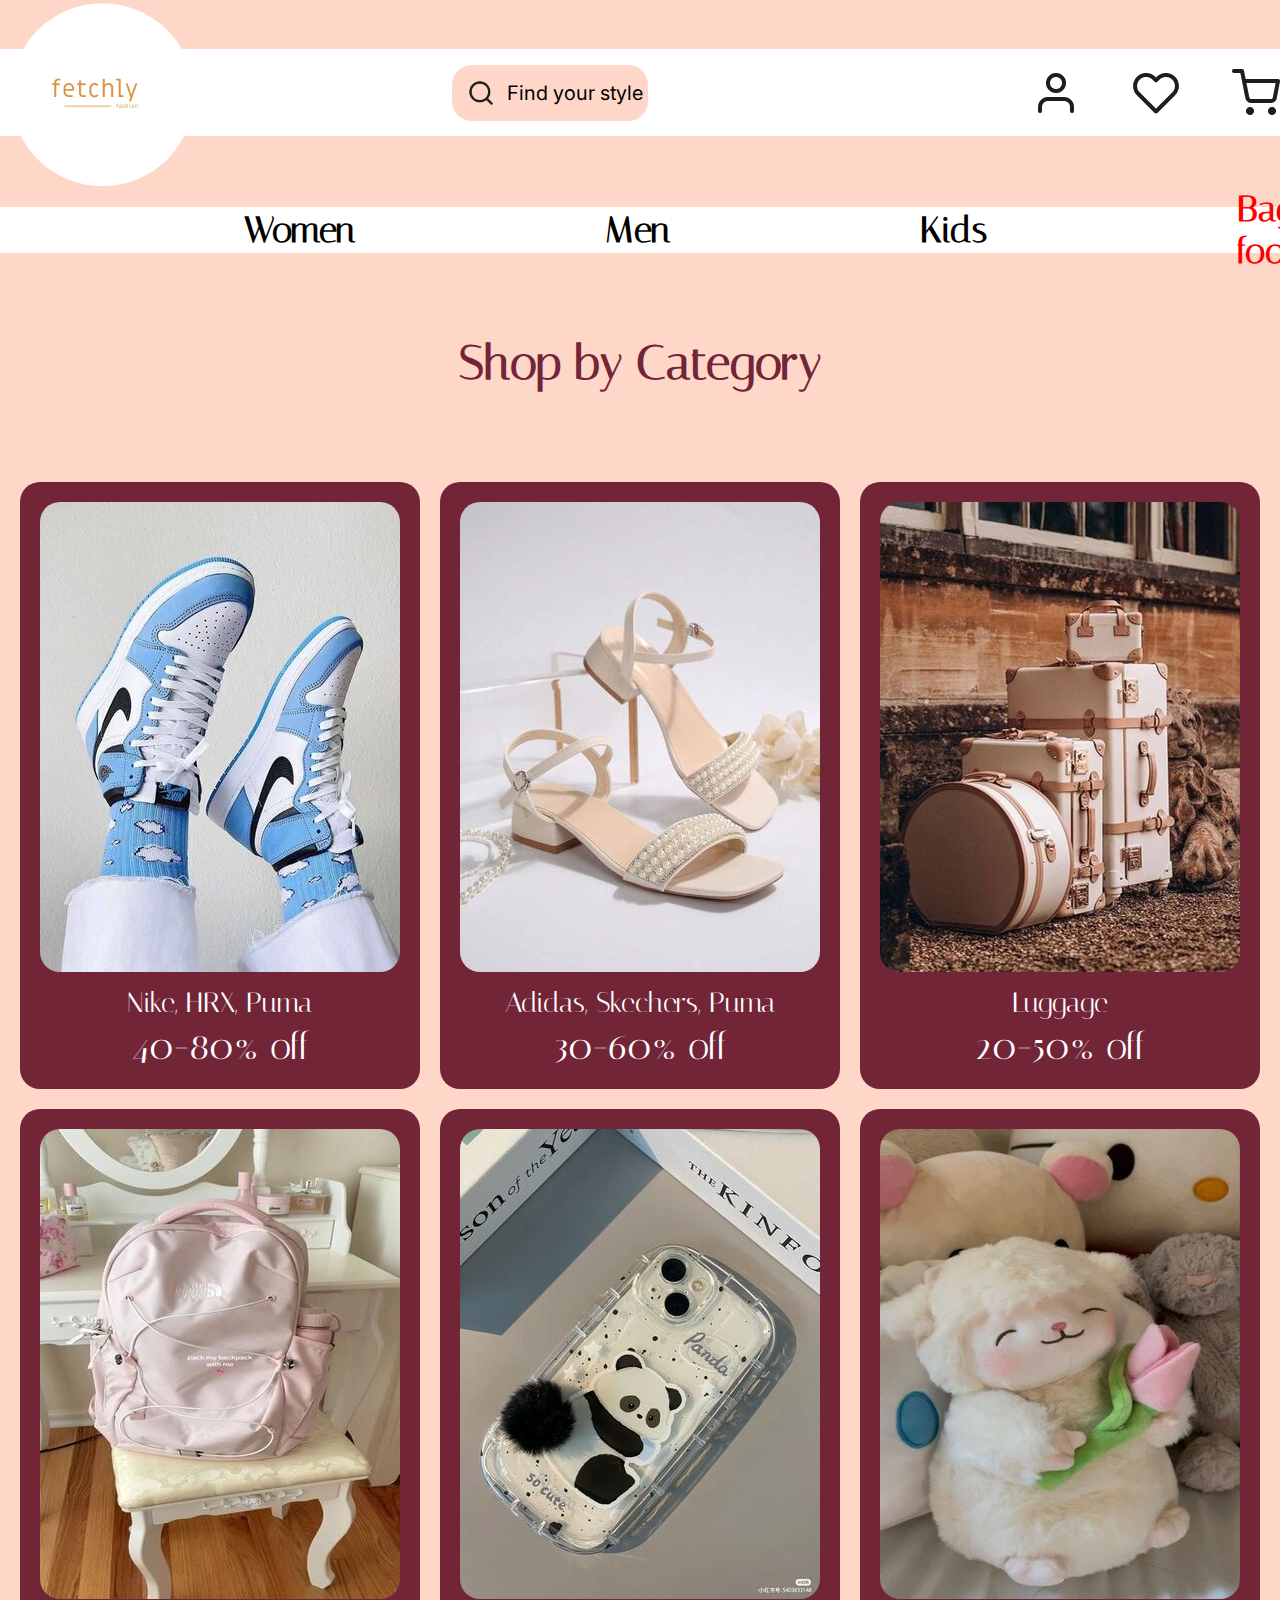
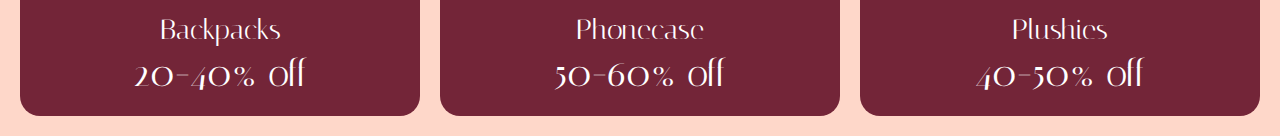
<file: BagsFootwear/index.html>
<!DOCTYPE html>
<html lang="en">
  <head>
    <meta charset="UTF-8" />
    <meta name="viewport" content="width=device-width, initial-scale=1.0" />
    <title>Bags and Footwear Section - fetchly</title>
    <link rel="stylesheet" href="style.css" />
    <link rel="stylesheet" href="style.css" />
    <link rel="preconnect" href="https://fonts.googleapis.com" />
    <link rel="preconnect" href="https://fonts.gstatic.com" crossorigin />
    <link
      href="https://fonts.googleapis.com/css2?family=Italiana&display=swap"
      rel="stylesheet"
    />
    <link rel="preconnect" href="https://fonts.googleapis.com" />
    <link rel="preconnect" href="https://fonts.gstatic.com" crossorigin />
    <link
      href="https://fonts.googleapis.com/css2?family=Inria+Serif:ital,wght@0,300;0,400;0,700;1,300;1,400;1,700&display=swap"
      rel="stylesheet"
    />
    <link rel="preconnect" href="https://fonts.googleapis.com" />
    <link rel="preconnect" href="https://fonts.gstatic.com" crossorigin />
    <link
      href="https://fonts.googleapis.com/css2?family=Inter:ital,opsz,wght@0,14..32,100..900;1,14..32,100..900&display=swap"
      rel="stylesheet"
    />
  </head>
  <body>
    <div class="header">
      <div class="cirLogo">
        <img src="images/Logo.png" alt="" class="imageL" />
      </div>
      <div class="searchBar">
        <img src="images/Search.png" alt="" />
        <input type="text" class="searchButton" placeholder="Find your style" />
      </div>
      <div class="icons">
        <img src="images/User.png" alt="" class="User" />
        <img src="images/Heart.png" alt="" class="Heart" />
        <img src="images/Shopping cart.png" alt="" class="Shopping" />
      </div>
    </div>
    <div class="subHeader">
      <ul>
        <a href="../HomePage/index.html"><li>Home</li></a>
        <a href="../WomenSection/index.html"><li>Women</li></a>
        <a href="../MenSection/index.html"><li>Men</li></a>
        <a href="../KidsSection/index.html"><li>Kids</li></a>
        <a href="../BagsFootwear/index.html"><li id="BFTab">Bags & footwear</li></a>
      </ul>
    </div>
    <h1>Shop by Category</h1>
    <div class="card-container">
      <div class="product-card">
        <img src="images/shoes.jpg" alt="Shoes Section" />
        <h3>Nike, HRX, Puma</h3>
        <h2>40-80% off</h2>
      </div>
      <div class="product-card">
        <img src="images/sandals (1).jpg" alt="Sandal Section" />
        <h3>Adidas, Skechers, Puma</h3>
        <h2>30-60% off</h2>
      </div>
      <div class="product-card">
        <img src="images/luggage (1).jpg" alt=" Luggage Section" />
        <h3>Luggage</h3>
        <h2>20-50% off</h2>
      </div>
      <div class="product-card">
        <img src="images/backpack (1).jpg" alt="Backpack Section" />
        <h3>Backpacks</h3>
        <h2>20-40% off</h2>
      </div>
      <div class="product-card">
        <img src="images/phone case (1).jpg" alt="Phonecase Section" />
        <h3>Phonecase</h3>
        <h2>50-60% off</h2>
      </div>
      <div class="product-card">
        <img src="images/plushies (1).jpg" alt="Plushies Section" />
        <h3>Plushies</h3>
        <h2>40-50% off</h2>
      </div>
    </div>
  </body>
</html>
</file>
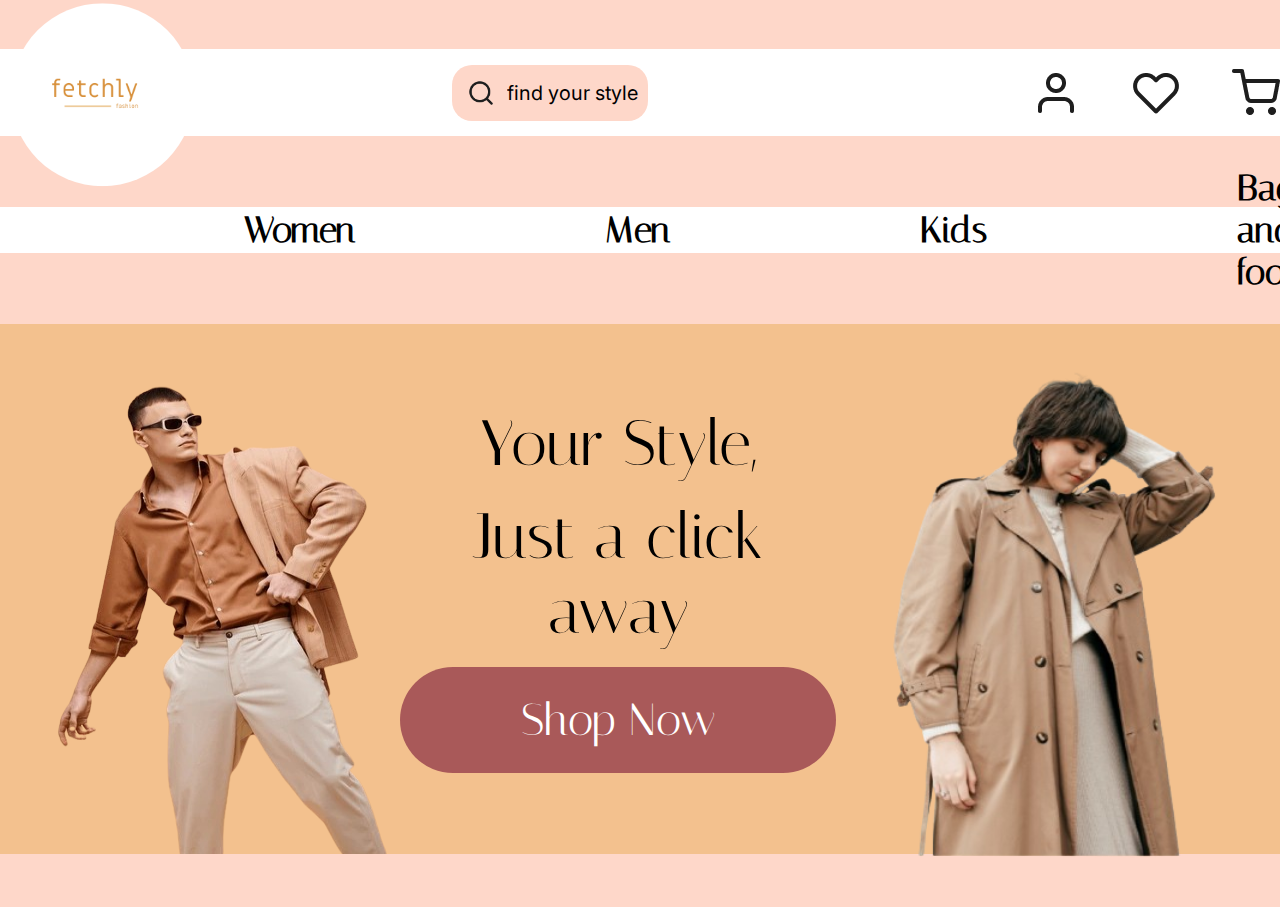
<file: Home/index.html>
<!DOCTYPE html>
<html lang="en">
<head>
    <meta charset="UTF-8">
    <meta name="viewport" content="width=device-width, initial-scale=1.0">
    <title>Home Page - fetchly</title>
    <link rel="stylesheet" href="style.css">
    <link rel="stylesheet" href="style.css" />
    <link rel="preconnect" href="https://fonts.googleapis.com" />
    <link rel="preconnect" href="https://fonts.gstatic.com" crossorigin />
    <link
      href="https://fonts.googleapis.com/css2?family=Italiana&display=swap"
      rel="stylesheet"
    />
    <link rel="preconnect" href="https://fonts.googleapis.com" />
    <link rel="preconnect" href="https://fonts.gstatic.com" crossorigin />
    <link
      href="https://fonts.googleapis.com/css2?family=Inria+Serif:ital,wght@0,300;0,400;0,700;1,300;1,400;1,700&display=swap"
      rel="stylesheet"
    />
    <link rel="preconnect" href="https://fonts.googleapis.com" />
    <link rel="preconnect" href="https://fonts.gstatic.com" crossorigin />
    <link
      href="https://fonts.googleapis.com/css2?family=Inter:ital,opsz,wght@0,14..32,100..900;1,14..32,100..900&display=swap"
      rel="stylesheet"
    />
</head>
<body>
    <div class="header">
        <div class="cirLogo">
            <img src="images/Logo.png" alt="" class="imageL">
        </div>
        <div class="searchBar">
            <img src="images/Search.png" alt="">
            <input type="text" class="searchButton" placeholder="find your style">
        </div>
        <div class="icons">
            <img src="images/User.png" alt="" class="User">
            <img src="images/Heart.png" alt="" class="Heart">
            <img src="images/Shopping cart.png" alt="" class="Shopping">
        </div>
    </div>
    <div class="subHeader">
        <ul>
            <li>Home</li>
            <li>Women</li>
            <li>Men</li>
            <li>Kids</li>
            <li>Bags and footwear</li>
        </ul>
    </div>
    <div class="Main">
        <img src="images/Male.png" alt="">
        <div class="sloganContainer">
            <p><div class="slogan1">Your Style,</div><br><div class="slogan2">Just a click away</div>  <br><button class="ShopNow">Shop Now</button></p>
        </div>
        
        <img src="images/female.png" alt="" class="female">
    </div>
</body>
</html>
</file>
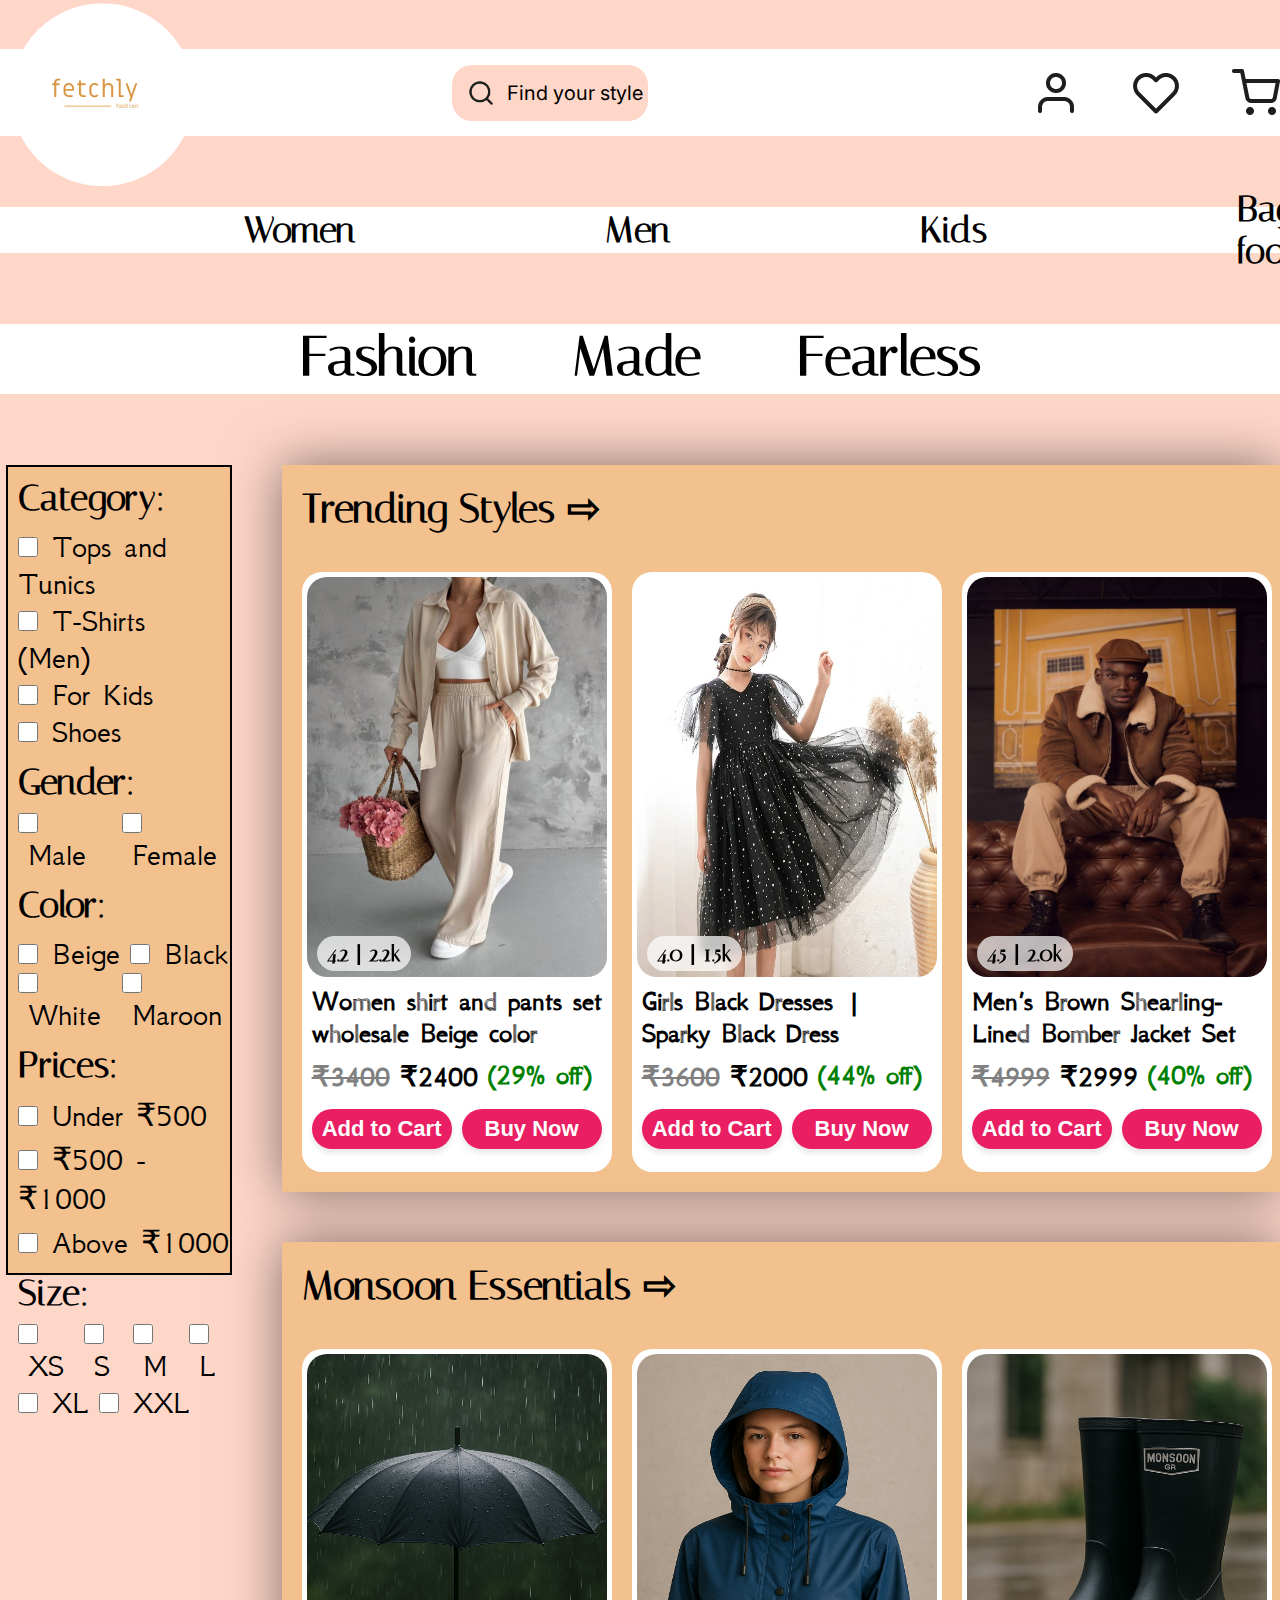
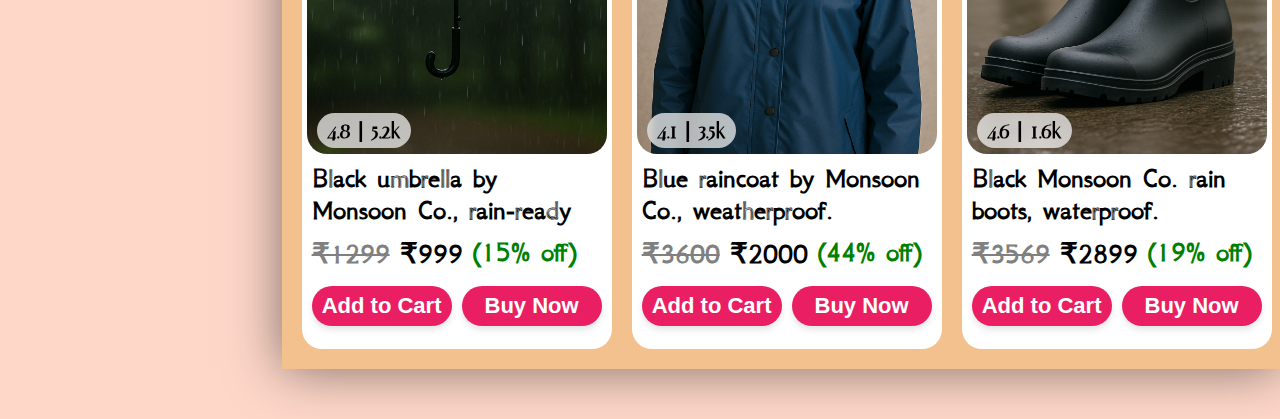
<file: HomePage/index.html>
<!DOCTYPE html>
<html lang="en">
  <head>
    <meta charset="UTF-8" />
    <meta name="viewport" content="width=device-width, initial-scale=1.0" />
    <title>Home Page - fetchly</title>
    <link rel="stylesheet" href="style.css" />
    <link rel="stylesheet" href="style.css" />
    <link rel="preconnect" href="https://fonts.googleapis.com" />
    <link rel="preconnect" href="https://fonts.gstatic.com" crossorigin />
    <link
      href="https://fonts.googleapis.com/css2?family=Italiana&display=swap"
      rel="stylesheet"
    />
    <link rel="preconnect" href="https://fonts.googleapis.com" />
    <link rel="preconnect" href="https://fonts.gstatic.com" crossorigin />
    <link
      href="https://fonts.googleapis.com/css2?family=Inria+Serif:ital,wght@0,300;0,400;0,700;1,300;1,400;1,700&display=swap"
      rel="stylesheet"
    />
    <link rel="preconnect" href="https://fonts.googleapis.com" />
    <link rel="preconnect" href="https://fonts.gstatic.com" crossorigin />
    <link
      href="https://fonts.googleapis.com/css2?family=Inter:ital,opsz,wght@0,14..32,100..900;1,14..32,100..900&display=swap"
      rel="stylesheet"
    />
    <link rel="preconnect" href="https://fonts.googleapis.com" />
    <link rel="preconnect" href="https://fonts.gstatic.com" crossorigin />
    <link
      href="https://fonts.googleapis.com/css2?family=GFS+Neohellenic:ital,wght@0,400;0,700;1,400;1,700&display=swap"
      rel="stylesheet"
    />
    <link rel="preconnect" href="https://fonts.googleapis.com" />
    <link rel="preconnect" href="https://fonts.gstatic.com" crossorigin />
    <link rel="preconnect" href="https://fonts.googleapis.com" />
    <link rel="preconnect" href="https://fonts.gstatic.com" crossorigin />
    <link
      href="https://fonts.googleapis.com/css2?family=Baskervville:ital,wght@0,400..700;1,400..700&display=swap"
      rel="stylesheet"
    />
  </head>
  <body>
    <div class="header">
      <div class="cirLogo">
        <img src="images/Logo.png" alt="" class="imageL" />
      </div>
      <div class="searchBar">
        <img src="images/Search.png" alt="" />
        <input type="text" class="searchButton" placeholder="Find your style" />
      </div>
      <div class="icons">
        <img src="images/User.png" alt="" class="User" />
        <img src="images/Heart.png" alt="" class="Heart" />
        <img src="images/Shopping cart.png" alt="" class="Shopping" />
      </div>
    </div>
    <div class="subHeader">
      <ul>
        <a href="../WomenSection/index.html"><li id="HomeTab">Home</li></a>
        <a href="../WomenSection/index.html"><li id="WomenTab">Women</li></a>
        <a href="../MenSection/index.html"><li>Men</li></a>
        <a href="../KidsSection/index.html"><li>Kids</li></a>
        <a href="../BagsFootwear/index.html"><li>Bags & footwear</li></a>
      </ul>
    </div>
    <div class="sloganF">Fashion Made Fearless</div>
    <div class="Page">
      <div class="category">
        <div class="CHead">Category:</div>
        <div class="TypeCat">
          <div class="TopsTunics">
            <input type="checkbox" class="Cat1" />
            <label for="Cat1" class="Tops">Tops and Tunics</label>
          </div>
          <div class="MTShirts">
            <input type="checkbox" class="Cat1" />
            <label for="Cat1" class="Tops">T-Shirts (Men)</label>
          </div>
          <div class="KidsSec">
            <input type="checkbox" class="Cat1" />
            <label for="Cat1" class="Tops">For Kids</label>
          </div>
          <div class="Shoes">
            <input type="checkbox" class="Cat1" />
            <label for="Cat1" class="Tops">Shoes</label>
          </div>
        </div>

        <div class="gender">Gender:</div>
        <div class="Gender">
          <div class="Gender1">
            <input type="checkbox" class="Cat1" />
            <label for="Cat1" class="Tops">Male</label>
          </div>
          <div class="Gender2">
            <input type="checkbox" class="Cat1" />
            <label for="Cat1" class="Tops">Female</label>
          </div>
        </div>
        <div class="colorH">Color:</div>
        <div class="color">
          <div class="colorSector1">
            <div class="color1">
              <input type="checkbox" class="Cat1" />
              <label for="Cat1" class="Tops">Beige</label>
            </div>
            <div class="color2">
              <input type="checkbox" class="Cat1" />
              <label for="Cat1" class="Tops">Black</label>
            </div>
          </div>
          <div class="colorSector2">
            <div class="color3">
              <input type="checkbox" class="Cat1" />
              <label for="Cat1" class="Tops">White</label>
            </div>
            <div class="color4">
              <input type="checkbox" class="Cat1" />
              <label for="Cat1" class="Tops">Maroon</label>
            </div>
          </div>
        </div>
        <div class="price">Prices:</div>
        <div class="Prices">
          <div class="R1">
            <input type="checkbox" class="Cat1" />
            <label for="Cat1" class="Tops">Under ₹500</label>
          </div>
          <div class="R1">
            <input type="checkbox" class="Cat1" />
            <label for="Cat1" class="Tops">₹500 - ₹1000</label>
          </div>
          <div class="R1">
            <input type="checkbox" class="Cat1" />
            <label for="Cat1" class="Tops">Above ₹1000</label>
          </div>
        </div>
        <div class="SizeH">Size:</div>
        <div class="Size">
          <div class="SizeSector1">
            <div class="Size1">
              <input type="checkbox" class="Cat1" />
              <label for="Cat1" class="Tops">XS</label>
            </div>
            <div class="Size1">
              <input type="checkbox" class="Cat1" />
              <label for="Cat1" class="Tops">S</label>
            </div>
            <div class="Size1">
              <input type="checkbox" class="Cat1" />
              <label for="Cat1" class="Tops">M</label>
            </div>
            <div class="Size1">
              <input type="checkbox" class="Cat1" />
              <label for="Cat1" class="Tops">L</label>
            </div>
          </div>
          <div class="SizeSector2">
            <div class="Size1">
              <input type="checkbox" class="Cat1" />
              <label for="Cat1" class="Tops">XL</label>
            </div>
            <div class="Size1">
              <input type="checkbox" class="Cat1" />
              <label for="Cat1" class="Tops">XXL</label>
            </div>
          </div>
        </div>
      </div>
      <div class="featuredPdts">
        <div class="wrapper1">
          <div class="Featured">Trending Styles &#x21e8;</div>
          <div class="products">
            <div class="productCard">
              <div class="imageSector">
                <img src="images/Product1.jpg" alt="" class="pdt1" />
                <div class="Rating">4.2 | 2.2k</div>
              </div>

              <p class="content">
                Women shirt and pants set wholesale Beige color
              </p>
              <div class="pricesSector">
                <span class="originalP">₹3400</span
                ><span class="NewP">₹2400</span
                ><span class="discount">(29% off)</span>
              </div>
              <div class="buttonsSector">
                <button class="ATC">Add to Cart</button>
                <button class="BN">Buy Now</button>
              </div>
            </div>
            <div class="productCard">
              <div class="imageSector">
                <img src="images/Product2.png" alt="" class="pdt1" />
                <div class="Rating">4.0 | 1.5k</div>
              </div>
              <p class="content">Girls Black Dresses  | Sparky Black Dress</p>
              <div class="pricesSector">
                <span class="originalP">₹3600</span
                ><span class="NewP">₹2000</span
                ><span class="discount">(44% off)</span>
              </div>
              <div class="buttonsSector">
                <button class="ATC">Add to Cart</button>
                <button class="BN">Buy Now</button>
              </div>
            </div>
            <div class="productCard">
              <div class="imageSector">
                <img src="images/Product3.jpg" alt="" class="pdt1" />
                <div class="Rating">4.5 | 2.0k</div>
              </div>
              <p class="content">
                Men’s Brown Shearling- Lined Bomber Jacket Set
              </p>
              <div class="pricesSector">
                <span class="originalP">₹4999</span
                ><span class="NewP">₹2999</span
                ><span class="discount">(40% off)</span>
              </div>
              <div class="buttonsSector">
                <button class="ATC">Add to Cart</button>
                <button class="BN">Buy Now</button>
              </div>
            </div>
            <div class="productCard">
              <div class="imageSector">
                <img src="images/Product4.png" alt="" class="pdt1" />
                <div class="Rating">4.8 | 4.5k</div>
              </div>
              <p class="content">
                Men’s Brown Leather Casual Shoes| Beige Color
              </p>
              <div class="pricesSector">
                <span class="originalP">₹2500</span
                ><span class="NewP">₹1500</span
                ><span class="discount">(40% off)</span>
              </div>
              <div class="buttonsSector">
                <button class="ATC">Add to Cart</button>
                <button class="BN">Buy Now</button>
              </div>
            </div>
            <div class="productCard">
              <div class="imageSector">
                <img src="images/Product5.jpg" alt="" class="pdt1" />
                <div class="Rating">4.1 | 2.6k</div>
              </div>
              <p class="content">Girls Mermaid Dresses | Sparky Black Dress</p>
              <div class="pricesSector">
                <span class="originalP">₹5520</span
                ><span class="NewP">₹3850</span
                ><span class="discount">(30% off)</span>
              </div>
              <div class="buttonsSector">
                <button class="ATC">Add to Cart</button>
                <button class="BN">Buy Now</button>
              </div>
            </div>
            <div class="productCard">
              <div class="imageSector">
                <img src="images/Product6.jpg" alt="" class="pdt1" />
                <div class="Rating">4.4 | 3.0k</div>
              </div>
              <p class="content">
                Men’s Brown Shearling - Lined Bomber Jacket Set
              </p>
              <div class="pricesSector">
                <span class="originalP">₹6899</span
                ><span class="NewP">₹5399</span
                ><span class="discount">(28% off)</span>
              </div>
              <div class="buttonsSector">
                <button class="ATC">Add to Cart</button>
                <button class="BN">Buy Now</button>
              </div>
            </div>
            <div class="productCard">
              <div class="imageSector">
                <img src="images/Product7.jpg" alt="" class="pdt1" />
                <div class="Rating">4.3 | 2.9k</div>
              </div>
              <p class="content">Men’s dark Blue non pocket blazer</p>
              <div class="pricesSector">
                <span class="originalP">₹5899</span
                ><span class="NewP">₹4999</span
                ><span class="discount">(15% off)</span>
              </div>
              <div class="buttonsSector">
                <button class="ATC">Add to Cart</button>
                <button class="BN">Buy Now</button>
              </div>
            </div>
            <div class="productCard">
              <div class="imageSector">
                <img src="images/Product8.jpg" alt="" class="pdt1" />
                <div class="Rating">4.0 | 3.8k</div>
              </div>
              <p class="content">
                100% black merino wool turtleneck sweater - Men
              </p>
              <div class="pricesSector">
                <span class="originalP">₹3499</span
                ><span class="NewP">₹2599</span
                ><span class="discount">(26% off)</span>
              </div>
              <div class="buttonsSector">
                <button class="ATC">Add to Cart</button>
                <button class="BN">Buy Now</button>
              </div>
            </div>
          </div>
        </div>

        <div class="monsoon">
          <div class="wrapper2">
<div class="Featured">Monsoon Essentials &#x21e8;</div>
          <div class="products">
            <div class="productCard">
              <div class="imageSector">
                <img src="images/UMB.png" alt="" class="pdt1" />
                <div class="Rating">4.8 | 5.2k</div>
              </div>

              <p class="content">Black umbrella by Monsoon Co., rain-ready</p>
              <div class="pricesSector">
                <span class="originalP">₹1299</span
                ><span class="NewP">₹999</span
                ><span class="discount">(15% off)</span>
              </div>
              <div class="buttonsSector">
                <button class="ATC">Add to Cart</button>
                <button class="BN">Buy Now</button>
              </div>
            </div>
            <div class="productCard">
              <div class="imageSector">
                <img src="images/Raincoat.png" alt="" class="pdt1" />
                <div class="Rating">4.1 | 3.5k</div>
              </div>
              <p class="content">Blue raincoat by Monsoon Co., weatherproof.</p>
              <div class="pricesSector">
                <span class="originalP">₹3600</span
                ><span class="NewP">₹2000</span
                ><span class="discount">(44% off)</span>
              </div>
              <div class="buttonsSector">
                <button class="ATC">Add to Cart</button>
                <button class="BN">Buy Now</button>
              </div>
            </div>
            <div class="productCard">
              <div class="imageSector">
                <img src="images/Boots.png" alt="" class="pdt1" />
                <div class="Rating">4.6 | 1.6k</div>
              </div>
              <p class="content">Black Monsoon Co. rain boots, waterproof.</p>
              <div class="pricesSector">
                <span class="originalP">₹3569</span
                ><span class="NewP">₹2899</span
                ><span class="discount">(19% off)</span>
              </div>
              <div class="buttonsSector">
                <button class="ATC">Add to Cart</button>
                <button class="BN">Buy Now</button>
              </div>
            </div>
            <div class="productCard">
              <div class="imageSector">
                <img src="images/Bag.png" alt="" class="pdt1" />
                <div class="Rating">4.2 | 1.5k</div>
              </div>
              <p class="content">Drynik waterproof backpack, monsoon-ready.</p>
              <div class="pricesSector">
                <span class="originalP">₹7899</span
                ><span class="NewP">₹4599</span
                ><span class="discount">(42% off)</span>
              </div>
              <div class="buttonsSector">
                <button class="ATC">Add to Cart</button>
                <button class="BN">Buy Now</button>
              </div>
            </div>
            <div class="productCard">
              <div class="imageSector">
                <img src="images/Towels.png" alt="" class="pdt1" />
                <div class="Rating">4.4 | 5.6k</div>
              </div>
              <p class="content">
                AquaWeave quick-dry towels, ultra-absorbent.
              </p>
              <div class="pricesSector">
                <span class="originalP">₹1499</span
                ><span class="NewP">₹999</span
                ><span class="discount">(33% off)</span>
              </div>
              <div class="buttonsSector">
                <button class="ATC">Add to Cart</button>
                <button class="BN">Buy Now</button>
              </div>
            </div>
            <div class="productCard">
              <div class="imageSector">
                <img src="images/Cover.png" alt="" class="pdt1" />
                <div class="Rating">3.9 | 1.3k</div>
              </div>
              <p class="content">
                HydroGuard waterproof pouch protects your phone
              </p>
              <div class="pricesSector">
                <span class="originalP">₹1199</span
                ><span class="NewP">₹699</span
                ><span class="discount">(42% off)</span>
              </div>
              <div class="buttonsSector">
                <button class="ATC">Add to Cart</button>
                <button class="BN">Buy Now</button>
              </div>
            </div>
            <div class="productCard">
              <div class="imageSector">
                <img src="images/LapCover.png" alt="" class="pdt1" />
                <div class="Rating">4.0 | 1.9k</div>
              </div>
              <p class="content">HydroGuard waterproof laptop case, sleek</p>
              <div class="pricesSector">
                <span class="originalP">₹5899</span
                ><span class="NewP">₹4999</span
                ><span class="discount">(15% off)</span>
              </div>
              <div class="buttonsSector">
                <button class="ATC">Add to Cart</button>
                <button class="BN">Buy Now</button>
              </div>
            </div>
            <div class="productCard">
              <div class="imageSector">
                <img src="images/FM.png" alt="" class="pdt1" />
                <div class="Rating">3.8 | 0.9k</div>
              </div>
              <p class="content">
                SafeStep anti-skid mats for safe slip-free flooring
              </p>
              <div class="pricesSector">
                <span class="originalP">₹1099</span
                ><span class="NewP">₹599</span
                ><span class="discount">(45% off)</span>
              </div>
              <div class="buttonsSector">
                <button class="ATC">Add to Cart</button>
                <button class="BN">Buy Now</button>
              </div>
            </div>
          </div>
          </div>
          
        </div>
      </div>
    </div>
    <script src="script.js"></script>
  </body>
</html>
</file>
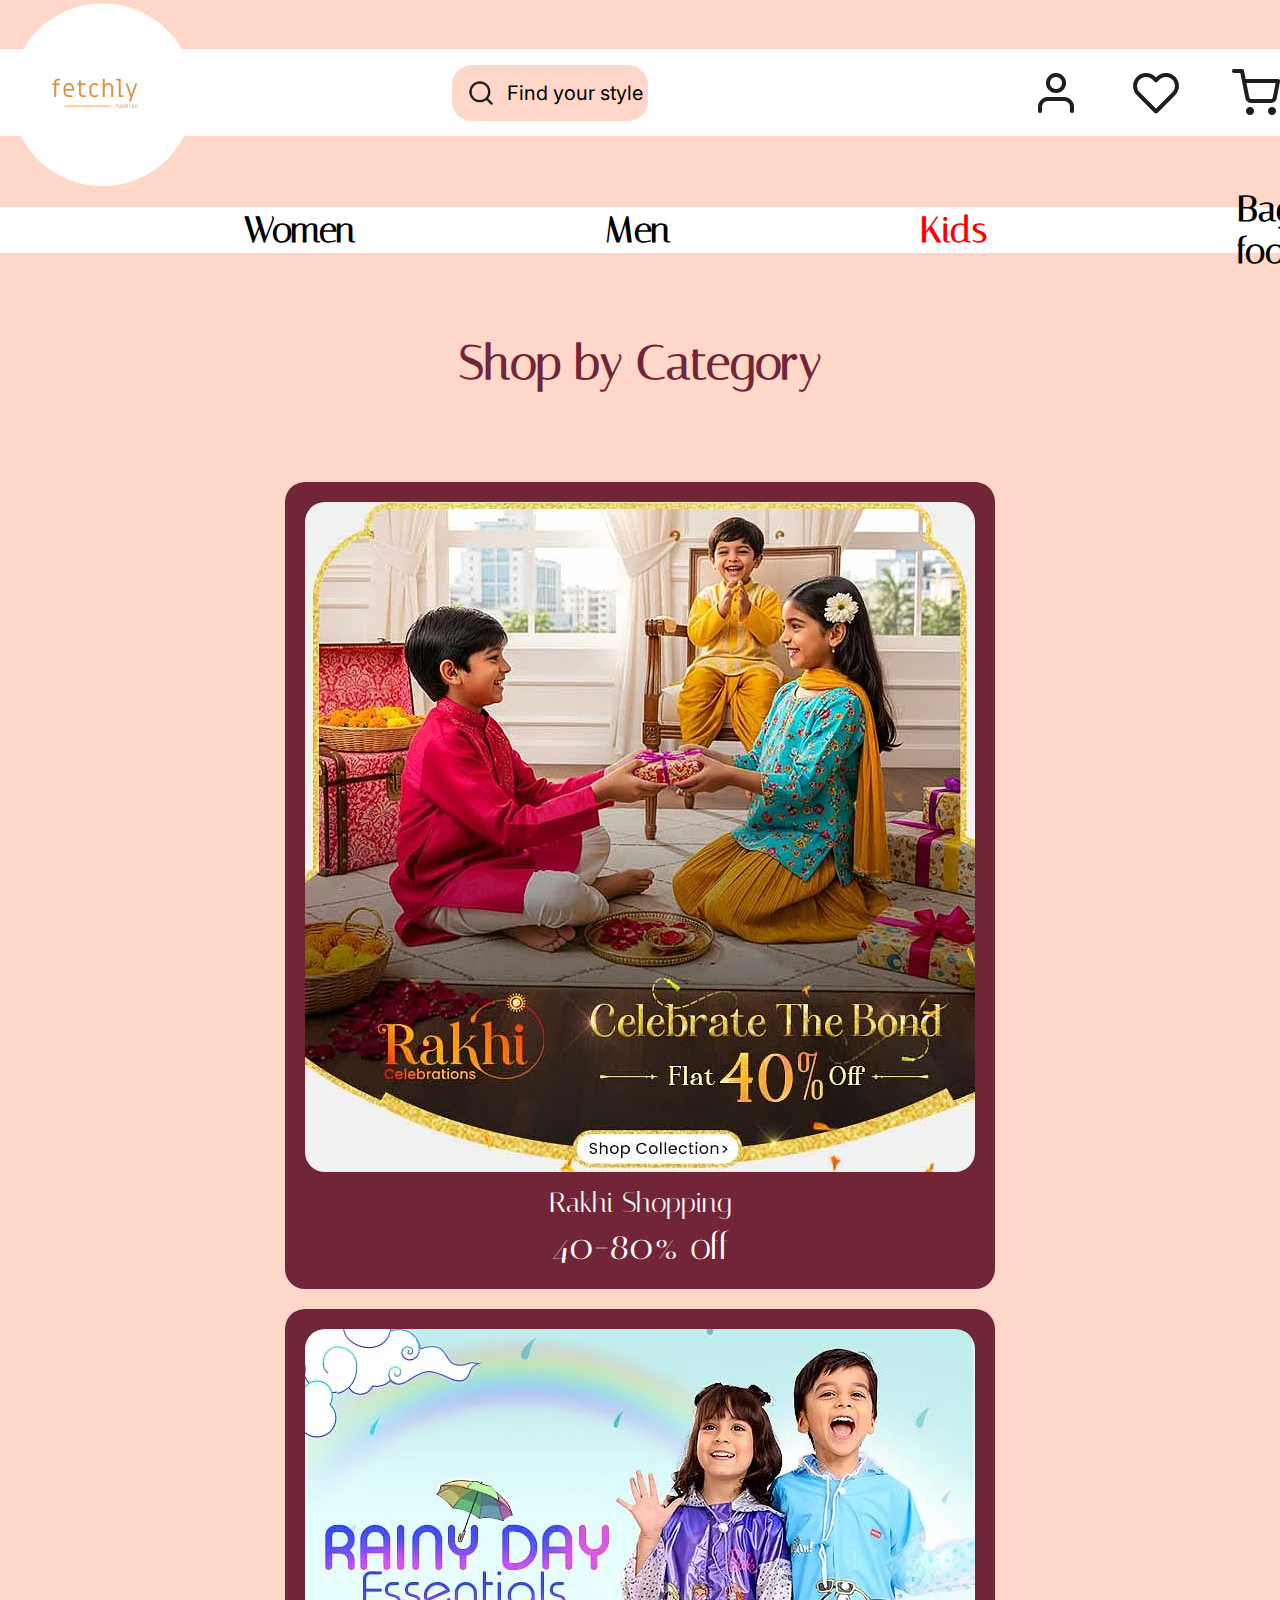
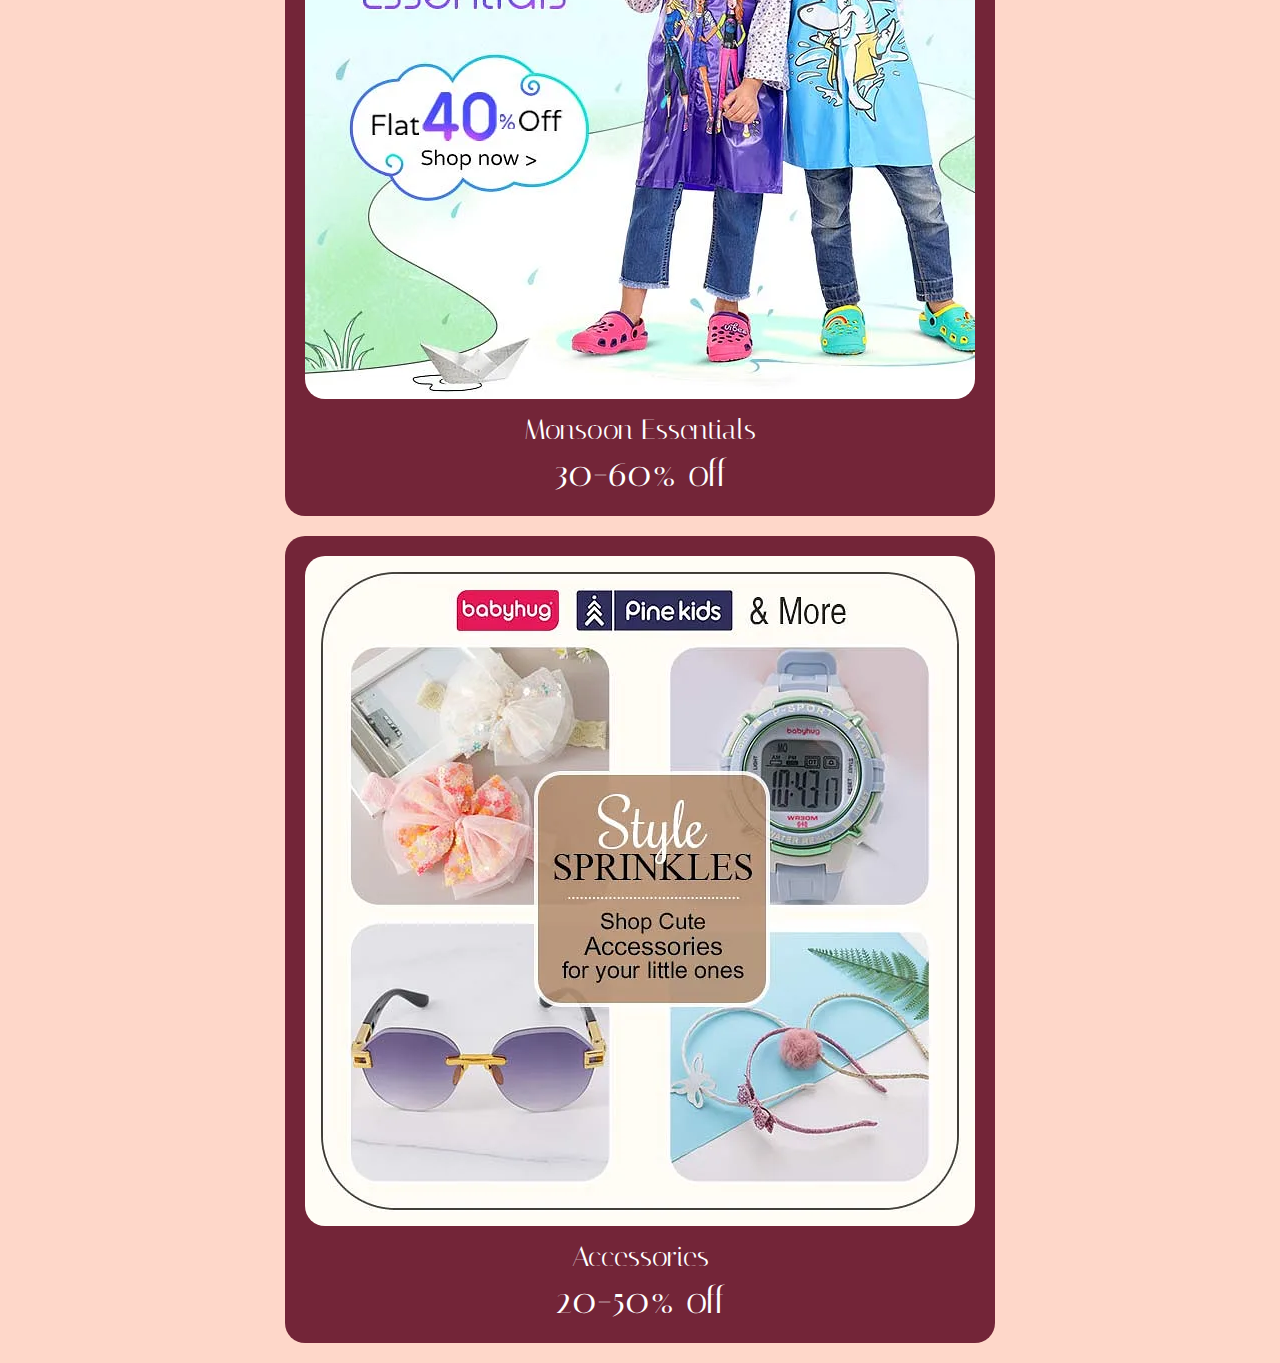
<file: KidsSection/index.html>
<!DOCTYPE html>
<html lang="en">
  <head>
    <meta charset="UTF-8" />
    <meta name="viewport" content="width=device-width, initial-scale=1.0" />
    <title>Kids Section - fetchly</title>
    <link rel="stylesheet" href="style.css" />
    <link rel="stylesheet" href="style.css" />
    <link rel="preconnect" href="https://fonts.googleapis.com" />
    <link rel="preconnect" href="https://fonts.gstatic.com" crossorigin />
    <link
      href="https://fonts.googleapis.com/css2?family=Italiana&display=swap"
      rel="stylesheet"
    />
    <link rel="preconnect" href="https://fonts.googleapis.com" />
    <link rel="preconnect" href="https://fonts.gstatic.com" crossorigin />
    <link
      href="https://fonts.googleapis.com/css2?family=Inria+Serif:ital,wght@0,300;0,400;0,700;1,300;1,400;1,700&display=swap"
      rel="stylesheet"
    />
    <link rel="preconnect" href="https://fonts.googleapis.com" />
    <link rel="preconnect" href="https://fonts.gstatic.com" crossorigin />
    <link
      href="https://fonts.googleapis.com/css2?family=Inter:ital,opsz,wght@0,14..32,100..900;1,14..32,100..900&display=swap"
      rel="stylesheet"
    />
  </head>
  <body>
    <div class="header">
      <div class="cirLogo">
        <img src="images/Logo.png" alt="" class="imageL" />
      </div>
      <div class="searchBar">
        <img src="images/Search.png" alt="" />
        <input type="text" class="searchButton" placeholder="Find your style" />
      </div>
      <div class="icons">
        <img src="images/User.png" alt="" class="User" />
        <img src="images/Heart.png" alt="" class="Heart" />
        <img src="images/Shopping cart.png" alt="" class="Shopping" />
      </div>
    </div>
    <div class="subHeader">
      <ul>
        <a href="../HomePage/index.html"><li>Home</li></a>
        <a href="../WomenSection/index.html"><li>Women</li></a>
        <a href="../MenSection/index.html"><li>Men</li></a>
        <a href="../KidsSection/index.html"><li id="KidsTab">Kids</li></a>
        <a href="../BagsFootwear/index.html"><li>Bags & footwear</li></a>
      </ul>
    </div>
    <h1>Shop by Category</h1>
    <div class="card-container">
      <div class="product-card">
        <img src="images/kids raksha bandhan.jpg" alt="Casual Dress Section" />
        <h3>Rakhi Shopping</h3>
        <h2>40-80% off</h2>
      </div>
      <div class="product-card">
        <img src="images/rainydaykid.jpg" alt="Essential Section" />
        <h3>Monsoon Essentials</h3>
        <h2>30-60% off</h2>
      </div>
      <div class="product-card">
        <img src="images/kidsaccessories.jpg" alt=" Accessories Section" />
        <h3>Accessories</h3>
        <h2>20-50% off</h2>
      </div>
    </div>
  </body>
</html>
</file>
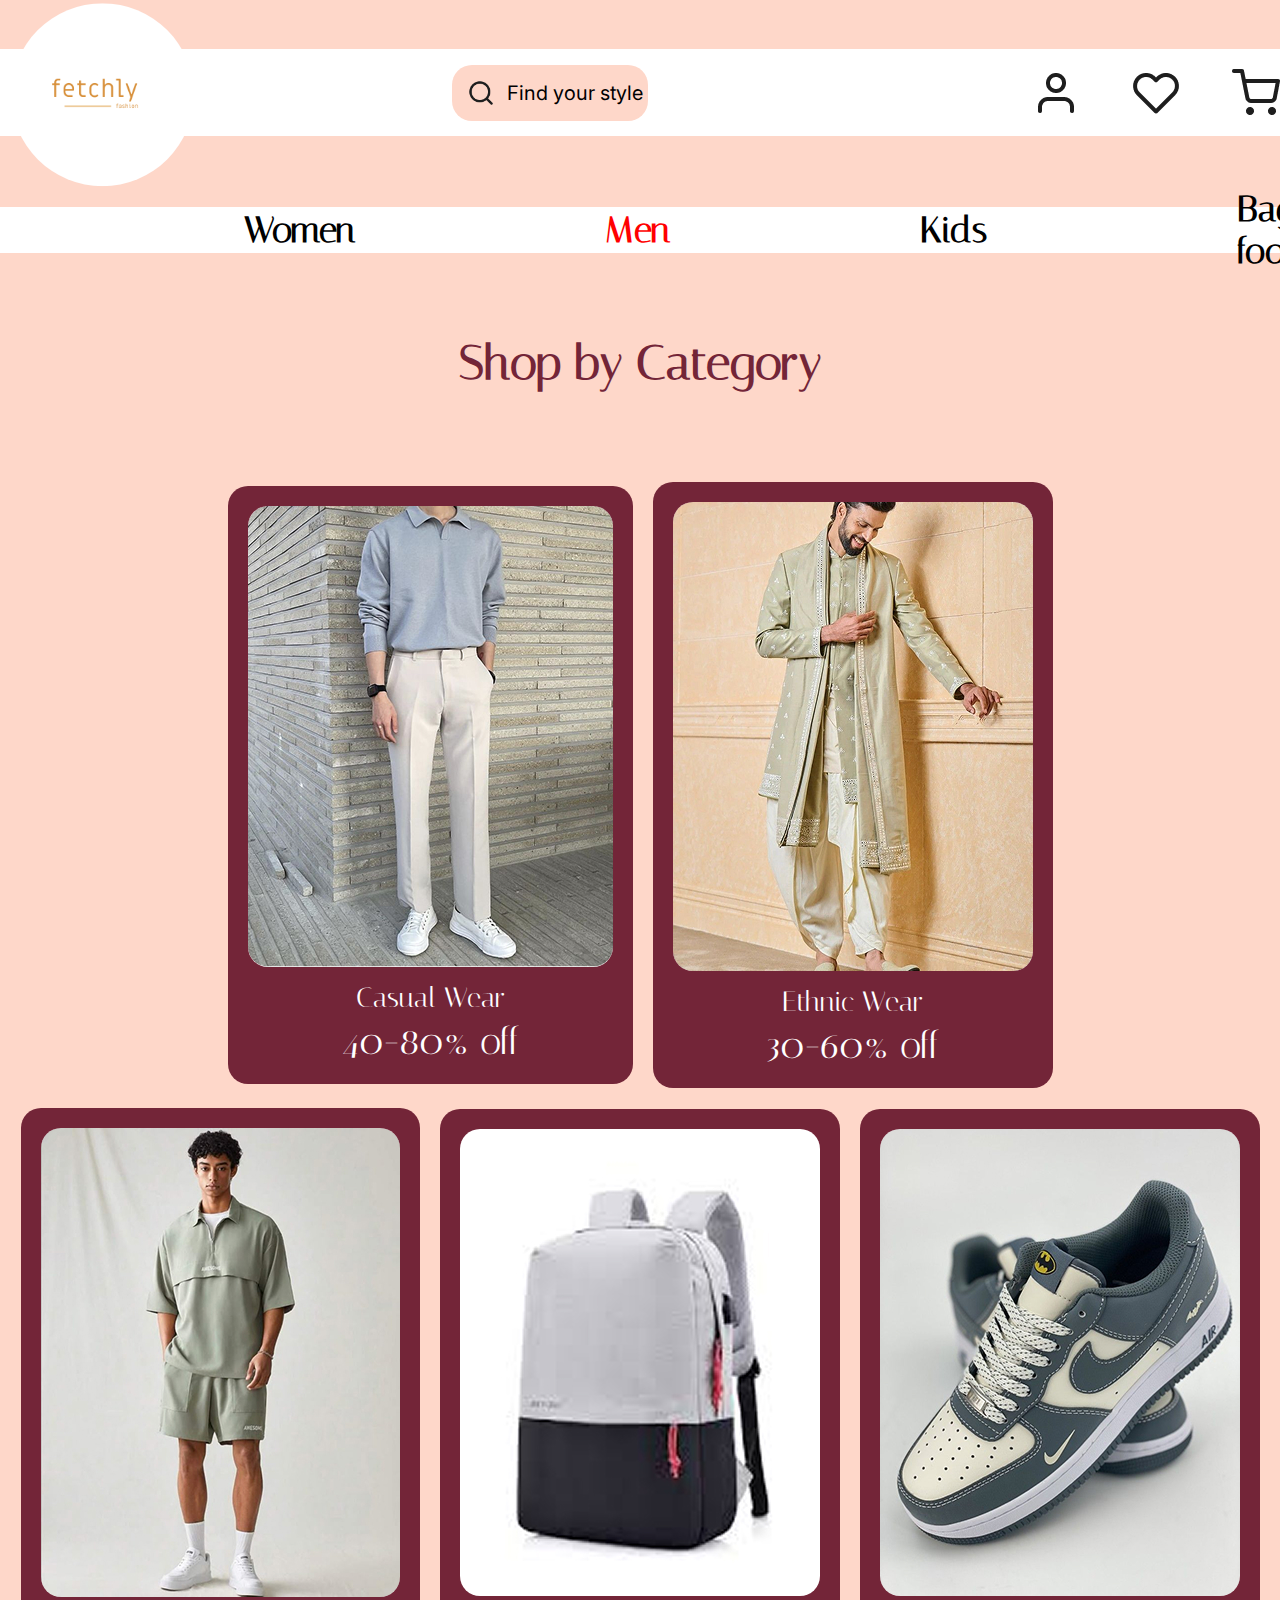
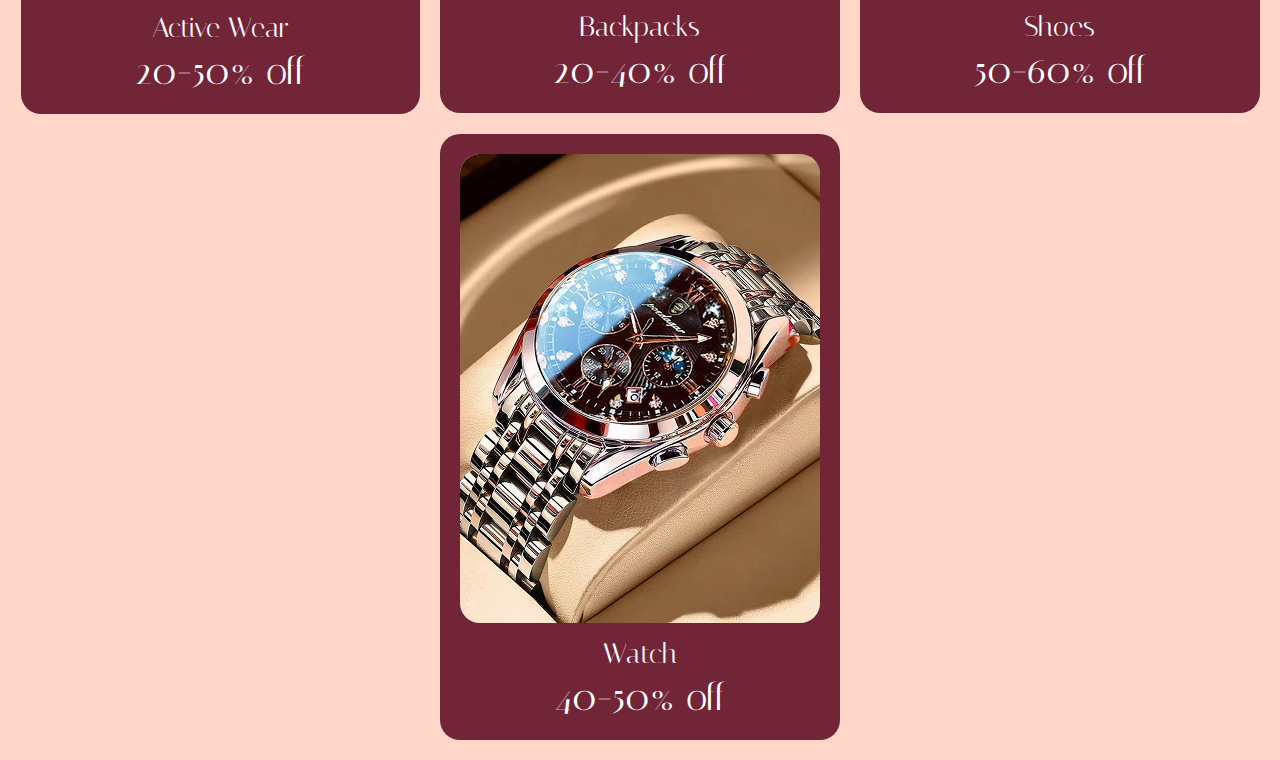
<file: MenSection/index.html>
<!DOCTYPE html>
<html lang="en">
<head>
    <meta charset="UTF-8">
    <meta name="viewport" content="width=device-width, initial-scale=1.0">
    <title>Men's Section - fetchly</title>
    <link rel="stylesheet" href="style.css">
    <link rel="stylesheet" href="style.css" />
    <link rel="preconnect" href="https://fonts.googleapis.com" />
    <link rel="preconnect" href="https://fonts.gstatic.com" crossorigin />
    <link
      href="https://fonts.googleapis.com/css2?family=Italiana&display=swap"
      rel="stylesheet"
    />
    <link rel="preconnect" href="https://fonts.googleapis.com" />
    <link rel="preconnect" href="https://fonts.gstatic.com" crossorigin />
    <link
      href="https://fonts.googleapis.com/css2?family=Inria+Serif:ital,wght@0,300;0,400;0,700;1,300;1,400;1,700&display=swap"
      rel="stylesheet"
    />
    <link rel="preconnect" href="https://fonts.googleapis.com" />
    <link rel="preconnect" href="https://fonts.gstatic.com" crossorigin />
    <link
      href="https://fonts.googleapis.com/css2?family=Inter:ital,opsz,wght@0,14..32,100..900;1,14..32,100..900&display=swap"
      rel="stylesheet"
    />
</head>
<body>
    <div class="header">
        <div class="cirLogo">
            <img src="images/Logo.png" alt="" class="imageL">
        </div>
        <div class="searchBar">
            <img src="images/Search.png" alt="">
            <input type="text" class="searchButton" placeholder="Find your style">
        </div>
        <div class="icons">
            <img src="images/User.png" alt="" class="User">
            <img src="images/Heart.png" alt="" class="Heart">
            <img src="images/Shopping cart.png" alt="" class="Shopping">
        </div>
    </div>
    <div class="subHeader">
        <ul>
            <a href="../HomePage/index.html"><li>Home</li></a>
            <a href="../WomenSection/index.html"><li>Women</li></a>
            <a href="../MenSection/index.html"><li id="MenTab">Men</li></a>
            <a href="../KidsSection/index.html"><li>Kids</li></a>
            <a href="../BagsFootwear/index.html"><li>Bags & footwear</li></a>
        </ul>
    </div>
    <h1>Shop by Category</h1>
    <div class="card-container">
      <div class="product-card">
        <img src="images/mencasualwear.jpg" alt="Casual Dress Section" />
        <h3>Casual Wear</h3>
        <h2>40-80% off</h2>
      </div>
      <div class="product-card">
        <img src="images/maleethnicwear.jpg" alt="Ethnic Dress Section" />
        <h3>Ethnic Wear</h3>
        <h2>30-60% off</h2>
      </div>
      <div class="product-card">
        <img src="images/maleactivewear.jpg" alt=" Active Wear Section" />
        <h3>Active Wear</h3>
        <h2>20-50% off</h2>
      </div>
      <div class="product-card">
        <img src="images/malebackpack 1.jpg" alt="Backpack Section" />
        <h3>Backpacks</h3>
        <h2>20-40% off</h2>
      </div>
      <div class="product-card">
        <img src="images/menshoes 1.jpg" alt="Footwear Section" />
        <h3>Shoes</h3>
        <h2>50-60% off</h2>
      </div>
      <div class="product-card">
        <img src="images/menwatches 1.jpg" alt="Watches Section" />
        <h3>Watch</h3>
        <h2>40-50% off</h2>
      </div>
    </div>
    </body>
</html>
</file>
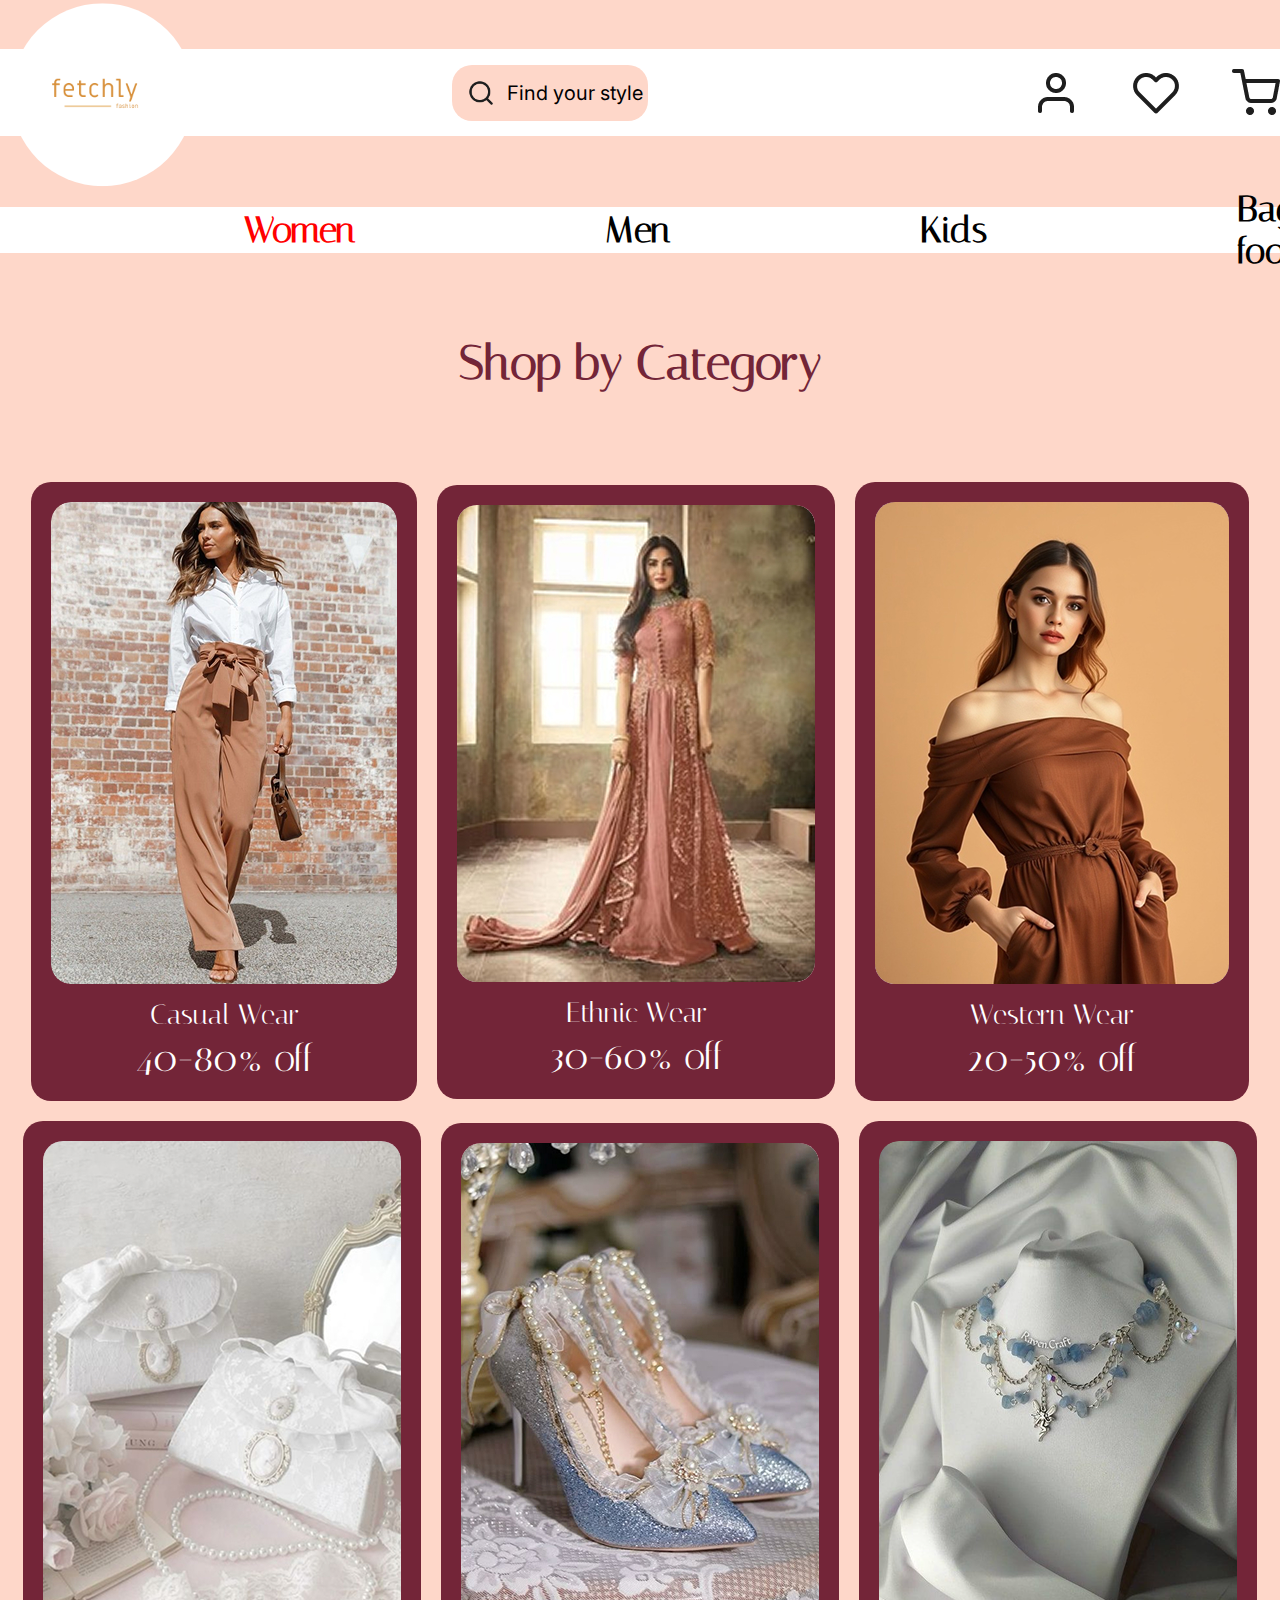
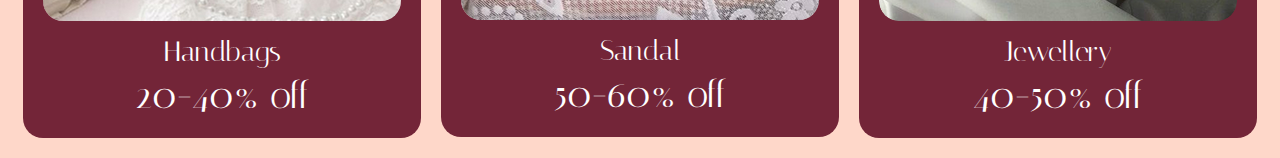
<file: WomenSection/index.html>
<!DOCTYPE html>
<html lang="en">
  <head>
    <meta charset="UTF-8" />
    <meta name="viewport" content="width=device-width, initial-scale=1.0" />
    <title>Women's Section - fetchly</title>
    <link rel="stylesheet" href="style.css" />
    <link rel="stylesheet" href="style.css" />
    <link rel="preconnect" href="https://fonts.googleapis.com" />
    <link rel="preconnect" href="https://fonts.gstatic.com" crossorigin />
    <link
      href="https://fonts.googleapis.com/css2?family=Italiana&display=swap"
      rel="stylesheet"
    />
    <link rel="preconnect" href="https://fonts.googleapis.com" />
    <link rel="preconnect" href="https://fonts.gstatic.com" crossorigin />
    <link
      href="https://fonts.googleapis.com/css2?family=Inria+Serif:ital,wght@0,300;0,400;0,700;1,300;1,400;1,700&display=swap"
      rel="stylesheet"
    />
    <link rel="preconnect" href="https://fonts.googleapis.com" />
    <link rel="preconnect" href="https://fonts.gstatic.com" crossorigin />
    <link
      href="https://fonts.googleapis.com/css2?family=Inter:ital,opsz,wght@0,14..32,100..900;1,14..32,100..900&display=swap"
      rel="stylesheet"
    />
    <link rel="preconnect" href="https://fonts.googleapis.com" />
    <link rel="preconnect" href="https://fonts.gstatic.com" crossorigin />
    <link
      href="https://fonts.googleapis.com/css2?family=GFS+Neohellenic:ital,wght@0,400;0,700;1,400;1,700&display=swap"
      rel="stylesheet"
    />
    <link rel="preconnect" href="https://fonts.googleapis.com" />
    <link rel="preconnect" href="https://fonts.gstatic.com" crossorigin />
    <link rel="preconnect" href="https://fonts.googleapis.com" />
    <link rel="preconnect" href="https://fonts.gstatic.com" crossorigin />
    <link
      href="https://fonts.googleapis.com/css2?family=Baskervville:ital,wght@0,400..700;1,400..700&display=swap"
      rel="stylesheet"
    />
  </head>
  <body>
    <div class="header">
      <div class="cirLogo">
        <img src="images/Logo.png" alt="" class="imageL" />
      </div>
      <div class="searchBar">
        <img src="images/Search.png" alt="" />
        <input type="text" class="searchButton" placeholder="Find your style" />
      </div>
      <div class="icons">
        <img src="images/User.png" alt="" class="User" />
        <img src="images/Heart.png" alt="" class="Heart" />
        <img src="images/Shopping cart.png" alt="" class="Shopping" />
      </div>
    </div>
    <div class="subHeader">
      <ul>
        <a href="../HomePage/index.html"><li>Home</li></a>
        <a href="../WomenSection/index.html"><li id="WomenTab">Women</li></a>
        <a href="../MenSection/index.html"><li>Men</li></a>
        <a href="../KidsSection/index.html"><li>Kids</li></a>
        <a href="../BagsFootwear/index.html"><li>Bags & footwear</li></a>
      </ul>
    </div>
    <h1>Shop by Category</h1>
    <div class="card-container">
      <div class="product-card">
        <img src="images/casuallwear.png" alt="Casual Dress Section" />
        <h3>Casual Wear</h3>
        <h2>40-80% off</h2>
      </div>
      <div class="product-card">
        <img src="images/Ethinic.jpg" alt="Ethnic Dress Section" />
        <h3>Ethnic Wear</h3>
        <h2>30-60% off</h2>
      </div>
      <div class="product-card">
        <img src="images/Western.jpg" alt=" Western Dress Section" />
        <h3>Western Wear</h3>
        <h2>20-50% off</h2>
      </div>
      <div class="product-card">
        <img src="images/Handbags.jpg" alt="Handbag Section" />
        <h3>Handbags</h3>
        <h2>20-40% off</h2>
      </div>
      <div class="product-card">
        <img
          src="images/Sandal.jpg"
          alt="Footwear Section"
          width="346"
          height="482"
        />
        <h3>Sandal</h3>
        <h2>50-60% off</h2>
      </div>
      <div class="product-card">
        <img src="images/jewellery.png" alt="Jewellery Section" />
        <h3>Jewellery</h3>
        <h2>40-50% off</h2>
      </div>
    </div>
  </body>
</html>
</file>
<file: BagsFootwear/style.css>
*{
    margin: 0;
    padding: 0;
    box-sizing: border-box;
}
body{
    animation: fadeIn 0.5s ease-in;
    background-color: #FED7C9;
    display: flex;
    flex-direction: column;
    gap: 71px;
}
@keyframes fadeIn {
    from{
       opacity: 0;
    }
    to{
       opacity: 1;
    }
}
.header{
    background-color: white;
    height: 87px;
    width: 100%;
    margin-top: 49px;
    position: relative;
    display: flex;
}
.imageL{
    position: absolute;
    height: 183px;
    width: 183px;
    border-radius: 104.5px;
    transform: translateY(-25%);
    margin-left: 11px;
}
.searchButton{
  width: 100%;
  height: 56px;
  border-radius: 20px;
  background-color: #FED7C9;
  padding-left: 55px;
  font-size: 20px;
  font-family: "Inter", sans-serif;
  border: none;
}
.searchBar{
  position: relative;
  width: 90%;
  max-width: 451px;
  display: flex;
  justify-content: center;
  align-items: center;
  margin-left: 452px;
}
.searchBar img{
  position: absolute;
  top: 50%;
  left: 15px;
  transform: translateY(-50%);
  width: 28px;
  height: 28px;
}
.searchButton::placeholder{
    color: black;
    font-family: "Inter", sans-serif;
}
.icons{
    display: flex;
    align-items: center;
    gap: 52px;
    margin-left: 30vw;
}
.User{
    transition: 0.3s;
    cursor: pointer;
}
.User:hover{
    transition: 0.3s;
    transform: scale(1.1);
}
.Heart{
    transition: 0.3s;
    cursor: pointer;
}
.Heart:hover{
    transition: 0.3s;
    transform: scale(1.1);
}
.Shopping{
    transition: 0.3s;
    cursor: pointer;
}
.Shopping:hover{
    transition: 0.3s;
    transform: scale(1.1);
}
.subHeader{
    width: 100%;
    height: 46px;
    background-color: white;
}
.subHeader ul{
    display: flex;
    position: relative;
    align-items: center;
    justify-content: center;
    list-style-type: none;
    gap: 250px;
    height: 100%;
    font-size: 36px;
    font-family: "Italiana", sans-serif;
    font-weight: 600;
}
.subHeader ul li{
    cursor: pointer;
}
.subHeader ul li:hover{
    text-decoration: underline;
}
a:link,
a:visited,
a:hover,
a:active {
    text-decoration: none;
    color: inherit;
}
#BFTab{
    color: red;
}
.card-container{
    display: flex;
    justify-content: center;
    align-items: center;
    flex-wrap: wrap;
    gap: 20px;
    margin-top: 20px;
}
.card-container{
    display: flex;
    flex-wrap: wrap;
    gap:20px ;
    padding:20px ;
    margin-left: 0;
    margin-top: 0;
    transition: transform 0.3s ease;
    flex: 1;
}
.product-card{
    background-color:#732538;
    border-radius: 20px;
    padding: 20px;
    text-align: center;
    transition: transform 0.3s ease;
}
.product-card:hover{
    transform: scale(1.05);
}
.product-card img{
    width: 100%;
    height: auto;
    border-radius: 20px;
}
h3{
    font-size: 28px;
    color: #ffffff;
    margin-top: 10px;
    font-family: "Italiana", sans-serif;
    font-weight: 400;
    font-style: normal;


}
    
h2{
    font-size: 38px;
    color: #ffffff;
    margin-top: 5px;
    font-family: "Italiana", sans-serif;
    font-weight: 400;
    font-style: normal;
    
}
h1{
    font-size: 48px;
    color: #732538;
    text-align: center;
    margin-top: 10px;
    font-family: "Italiana", sans-serif;
    font-weight: 800;
    font-style: normal;
}
</file>
<file: Home/style.css>
*{
    margin: 0;
    padding: 0;
    box-sizing: border-box;
}
body{
    background-color: #FED7C9;
    display: flex;
    flex-direction: column;
    gap: 71px;
}
.header{
    background-color: white;
    height: 87px;
    width: 100%;
    margin-top: 49px;
    position: relative;
    display: flex;
}
.imageL{
    position: absolute;
    height: 183px;
    width: 183px;
    border-radius: 104.5px;
    transform: translateY(-25%);
    margin-left: 11px;
}
.searchButton{
  width: 100%;
  height: 56px;
  border-radius: 20px;
  background-color: #FED7C9;
  padding-left: 55px;
  font-size: 20px;
  font-family: "Inter", sans-serif;
  border: none;
}
.searchBar{
  position: relative;
  width: 90%;
  max-width: 451px;
  display: flex;
  justify-content: center;
  align-items: center;
  margin-left: 452px;
}
.searchBar img{
  position: absolute;
  top: 50%;
  left: 15px;
  transform: translateY(-50%);
  width: 28px;
  height: 28px;
}
.searchButton::placeholder{
    color: black;
    font-family: "Inter", sans-serif;
}
.icons{
    display: flex;
    align-items: center;
    gap: 52px;
    margin-left: 30vw;
}
.User{
    transition: 0.3s;
    cursor: pointer;
}
.User:hover{
    transition: 0.3s;
    transform: scale(1.1);
}
.Heart{
    transition: 0.3s;
    cursor: pointer;
}
.Heart:hover{
    transition: 0.3s;
    transform: scale(1.1);
}
.Shopping{
    transition: 0.3s;
    cursor: pointer;
}
.Shopping:hover{
    transition: 0.3s;
    transform: scale(1.1);
}
.subHeader{
    width: 100%;
    height: 46px;
    background-color: white;
}
.subHeader ul{
    display: flex;
    position: relative;
    align-items: center;
    justify-content: center;
    list-style-type: none;
    gap: 250px;
    height: 100%;
    font-size: 36px;
    font-family: "Italiana", sans-serif;
    font-weight: 600;
}
.subHeader ul li{
    cursor: pointer;
}
.subHeader ul li:hover{
    text-decoration: underline;
}
.Main{
    display: flex;
    justify-content: space-around;
    width: 100%;
    height: 530px;
    background-color: #F3C18E;
}
.female{
    transform: scale(1.2);
}
.slogan1, .slogan2{
    font-family: "Italiana", sans-serif;
    font-size: 64px;
    max-width: 500px;
    text-align: center;
}
.slogan1{
    max-width: 500px;
}
.sloganContainer{
    display: flex;
    flex-direction: column;
    align-items: center;
    justify-content: center;
}
.ShopNow{
    transition: 0.3s;
    width: 436px;
    height: 106px;
    color: white;
    background-color: #A95959;
    font-size: 45px;
    border-radius: 100px;
    font-family: "Italiana", sans-serif;
    border: none;
    cursor: pointer;
}
.ShopNow:hover{
    transition: 0.3s;
    transform: scale(1.05);
    border: 5px solid #b89292;
}
.footer{
    display: flex;
    justify-content: space-around;
    align-items: center;
    background-color: #FFF9F9;
    height: 46px;
    width: 100%;
    margin-bottom: 100px;
    font-size: 36px;
    font-family: "Italiana", sans-serif;
}
</file>
<file: HomePage/style.css>
* {
  margin: 0;
  padding: 0;
  box-sizing: border-box;
}
body {
  animation: fadeIn 0.5s ease-in;
  background-color: #fed7c9;
  display: flex;
  flex-direction: column;
  gap: 71px;
  overflow-x: hidden;
}
@keyframes fadeIn {
    from{
       opacity: 0;
    }
    to{
       opacity: 1;
    }
}
.header {
  background-color: white;
  height: 87px;
  width: 100%;
  margin-top: 49px;
  position: relative;
  display: flex;
}
.imageL {
  position: absolute;
  height: 183px;
  width: 183px;
  border-radius: 104.5px;
  transform: translateY(-25%);
  margin-left: 11px;
}
.searchButton {
  width: 100%;
  height: 56px;
  border-radius: 20px;
  background-color: #fed7c9;
  padding-left: 55px;
  font-size: 20px;
  font-family: "Inter", sans-serif;
  border: none;
}
.searchBar {
  position: relative;
  width: 90%;
  max-width: 451px;
  display: flex;
  justify-content: center;
  align-items: center;
  margin-left: 452px;
}
.searchBar img {
  position: absolute;
  top: 50%;
  left: 15px;
  transform: translateY(-50%);
  width: 28px;
  height: 28px;
}
.searchButton::placeholder {
  color: black;
  font-family: "Inter", sans-serif;
}
.icons {
  display: flex;
  align-items: center;
  gap: 52px;
  margin-left: 30vw;
}
.User {
  transition: 0.3s;
  cursor: pointer;
}
.User:hover {
  transition: 0.3s;
  transform: scale(1.1);
}
.Heart {
  transition: 0.3s;
  cursor: pointer;
}
.Heart:hover {
  transition: 0.3s;
  transform: scale(1.1);
}
.Shopping {
  transition: 0.3s;
  cursor: pointer;
}
.Shopping:hover {
  transition: 0.3s;
  transform: scale(1.1);
}
.subHeader {
  width: 100%;
  height: 46px;
  background-color: white;
}
.subHeader ul {
  display: flex;
  position: relative;
  align-items: center;
  justify-content: center;
  list-style-type: none;
  gap: 250px;
  height: 100%;
  font-size: 36px;
  font-family: "Italiana", sans-serif;
  font-weight: 600;
}
.subHeader ul li {
  cursor: pointer;
}
.subHeader ul li:hover {
  text-decoration: underline;
}
#HomeTab {
  color: red;
}
.category {
  margin-left: 0.5vw;
  border: 2px solid black;
  height: 90vh;
  width: 323px;
  background-color: #f3c18e;
}
.CHead {
  font-family: "Italiana", sans-serif;
  font-size: 36px;
  font-weight: 600;
  padding: 10px;
}
.TypeCat {
  display: flex;
  padding-left: 10px;
  flex-direction: column;
}
.Tops {
  padding-left: 10px;
  font-size: 32px;
  font-family: "GFS Neohellenic", sans-serif;
}
input[type="checkbox"] {
  width: 20px;
  height: 20px;
  accent-color: #f3c18e;
}
.gender {
  font-family: "Italiana", sans-serif;
  font-size: 36px;
  font-weight: 600;
  padding: 10px;
}
.Gender {
  display: flex;
  gap: 20px;
  padding-left: 10px;
}
.price,
.colorH,
.SizeH {
  font-family: "Italiana", sans-serif;
  font-size: 36px;
  font-weight: 600;
  padding: 10px;
}
.Prices {
  display: flex;
  flex-direction: column;
  gap: 5px;
  padding-left: 10px;
}
.colorSector1 {
  display: flex;
  gap: 10px;
}
.colorSector2,
.SizeSector1,
.SizeSector2 {
  display: flex;
  gap: 10px;
}
.color,
.Size {
  padding-left: 10px;
}
.Page {
  display: flex;
  gap: 50px;
}
.productCard {
  transition: 0.2s;
  width: 310px;
  height: 600px;
  background-color: white;
  padding: 5px;
  border-radius: 20px;
}
.productCard:hover {
  transition: 0.2s;
  transform: scale(1.06);
}
.pdt1 {
  width: 300px;
  height: 400px;
  border-radius: 20px;
}
.content {
  font-size: 28px;
  font-family: "GFS Neohellenic", sans-serif;
  padding: 5px;
  font-weight: 600;
}
.originalP,
.NewP,
.discount {
  font-size: 28px;
  font-family: "GFS Neohellenic", sans-serif;
  font-weight: 700;
}
.pricesSector {
  padding: 5px;
  display: flex;
  gap: 10px;
}
.originalP {
  text-decoration: line-through;
  color: gray;
}
.discount {
  color: green;
}
.products {
  max-height: 1000px;
  max-width: 78vw;
  display: flex;
  gap: 20px;
  overflow-x: auto;
  overflow-y: visible;
  padding: 20px;
  scrollbar-width: none;
  scroll-behavior: smooth;
  -ms-overflow-style: none;
}
.products::-webkit-scrollbar{
  display: none;
}
.ATC,
.BN {
  transition: 0.1s;
  width: 140px;
  border: none;
  border-radius: 50px;
  font-weight: 700;
  height: 40px;
  font-size: 22px;
  margin-top: 10px;
  background-color: #e91e63;
  color: white;
  box-shadow: 0 4px 6px rgba(0, 0, 0, 0.1);
  cursor: pointer;
}
.ATC:hover,
.BN:hover {
  transition: 0.1s;
  transform: scale(1.06);
}
.buttonsSector {
  display: flex;
  justify-content: center;
  gap: 10px;
}
.imageSector {
  position: relative;
}
.Rating {
  position: absolute;
  bottom: 10px;
  left: 10px;
  background-color: rgba(255, 255, 255, 0.7);
  color: black;
  padding: 5px 10px;
  border-radius: 8px;
  font-size: 16px;
  border-radius: 20px;
  backdrop-filter: blur(4px);
  font-size: 22px;
  height: 35px;
  align-content: center;
  font-family: "Italiana", sans-serif;
  font-weight: 900;
}
.featuredPdts {
  display: flex;
  flex-direction: column;
  
}
.Featured {
  font-family: "Italiana", sans-serif;
  font-weight: 900;
  font-size: 40px;
  padding: 20px;
}
.sloganF {
  font-family: "Italiana", sans-serif;
  font-weight: 900;
  font-size: 55px;
  text-align: center;
  word-spacing: 80px;
  width: 100vw;
  height: 70px;
  background-color: white;
}
a:link,
a:visited,
a:hover,
a:active {
    text-decoration: none;
    color: inherit; 
}
.wrapper1, .wrapper2{
  background-color: #f3c18e;
  box-shadow: 0 0 50px rgba(0, 0, 0, 0.5);
  margin-bottom: 50px;
}
</file>
<file: KidsSection/style.css>
*{
    margin: 0;
    padding: 0;
    box-sizing: border-box;
}
body{
    animation: fadeIn 0.5s ease-in;
    background-color: #FED7C9;
    display: flex;
    flex-direction: column;
    gap: 71px;
}
@keyframes fadeIn {
    from{
       opacity: 0;
    }
    to{
       opacity: 1;
    }
}
.header{
    background-color: white;
    height: 87px;
    width: 100%;
    margin-top: 49px;
    position: relative;
    display: flex;
}
.imageL{
    position: absolute;
    height: 183px;
    width: 183px;
    border-radius: 104.5px;
    transform: translateY(-25%);
    margin-left: 11px;
}
.searchButton{
  width: 100%;
  height: 56px;
  border-radius: 20px;
  background-color: #FED7C9;
  padding-left: 55px;
  font-size: 20px;
  font-family: "Inter", sans-serif;
  border: none;
}
.searchBar{
  position: relative;
  width: 90%;
  max-width: 451px;
  display: flex;
  justify-content: center;
  align-items: center;
  margin-left: 452px;
}
.searchBar img{
  position: absolute;
  top: 50%;
  left: 15px;
  transform: translateY(-50%);
  width: 28px;
  height: 28px;
}
.searchButton::placeholder{
    color: black;
    font-family: "Inter", sans-serif;
}
.icons{
    display: flex;
    align-items: center;
    gap: 52px;
    margin-left: 30vw;
}
.User{
    transition: 0.3s;
    cursor: pointer;
}
.User:hover{
    transition: 0.3s;
    transform: scale(1.1);
}
.Heart{
    transition: 0.3s;
    cursor: pointer;
}
.Heart:hover{
    transition: 0.3s;
    transform: scale(1.1);
}
.Shopping{
    transition: 0.3s;
    cursor: pointer;
}
.Shopping:hover{
    transition: 0.3s;
    transform: scale(1.1);
}
.subHeader{
    width: 100%;
    height: 46px;
    background-color: white;
}
.subHeader ul{
    display: flex;
    position: relative;
    align-items: center;
    justify-content: center;
    list-style-type: none;
    gap: 250px;
    height: 100%;
    font-size: 36px;
    font-family: "Italiana", sans-serif;
    font-weight: 600;
}
.subHeader ul li{
    cursor: pointer;
}
.subHeader ul li:hover{
    text-decoration: underline;
}
a:link,
a:visited,
a:hover,
a:active {
    text-decoration: none;
    color: inherit;
}
#KidsTab{
    color: red;
}
.card-container{
    display: flex;
    justify-content: center;
    align-items: center;
    flex-wrap: wrap;
    gap: 20px;
    margin-top: 20px;
}
.card-container{
    display: flex;
    flex-wrap: wrap;
    gap:20px ;
    padding:20px ;
    margin-left: 0;
    margin-top: 0;
    transition: transform 0.3s ease;
    flex: 1;
}
.product-card{
    background-color:#732538;
    border-radius: 20px;
    padding: 20px;
    text-align: center;
    transition: transform 0.3s ease;
}
.product-card:hover{
    transform: scale(1.05);
}
.product-card img{
    width: 100%;
    height: auto;
    border-radius: 20px;
}
h3{
    font-size: 28px;
    color: #ffffff;
    margin-top: 10px;
    font-family: "Italiana", sans-serif;
    font-weight: 400;
    font-style: normal;


}
    
h2{
    font-size: 38px;
    color: #ffffff;
    margin-top: 5px;
    font-family: "Italiana", sans-serif;
    font-weight: 400;
    font-style: normal;
    
}
h1{
    font-size: 48px;
    color: #732538;
    text-align: center;
    margin-top: 10px;
    font-family: "Italiana", sans-serif;
    font-weight: 800;
    font-style: normal;
}
</file>
<file: MenSection/style.css>
*{
    margin: 0;
    padding: 0;
    box-sizing: border-box;
}
body{
    animation: fadeIn 0.5s ease-in;
    background-color: #FED7C9;
    display: flex;
    flex-direction: column;
    gap: 71px;
}
@keyframes fadeIn {
    from{
       opacity: 0;
    }
    to{
       opacity: 1;
    }
}
.header{
    background-color: white;
    height: 87px;
    width: 100%;
    margin-top: 49px;
    position: relative;
    display: flex;
}
.imageL{
    position: absolute;
    height: 183px;
    width: 183px;
    border-radius: 104.5px;
    transform: translateY(-25%);
    margin-left: 11px;
}
.searchButton{
  width: 100%;
  height: 56px;
  border-radius: 20px;
  background-color: #FED7C9;
  padding-left: 55px;
  font-size: 20px;
  font-family: "Inter", sans-serif;
  border: none;
}
.searchBar{
  position: relative;
  width: 90%;
  max-width: 451px;
  display: flex;
  justify-content: center;
  align-items: center;
  margin-left: 452px;
}
.searchBar img{
  position: absolute;
  top: 50%;
  left: 15px;
  transform: translateY(-50%);
  width: 28px;
  height: 28px;
}
.searchButton::placeholder{
    color: black;
    font-family: "Inter", sans-serif;
}
.icons{
    display: flex;
    align-items: center;
    gap: 52px;
    margin-left: 30vw;
}
.User{
    transition: 0.3s;
    cursor: pointer;
}
.User:hover{
    transition: 0.3s;
    transform: scale(1.1);
}
.Heart{
    transition: 0.3s;
    cursor: pointer;
}
.Heart:hover{
    transition: 0.3s;
    transform: scale(1.1);
}
.Shopping{
    transition: 0.3s;
    cursor: pointer;
}
.Shopping:hover{
    transition: 0.3s;
    transform: scale(1.1);
}
.subHeader{
    width: 100%;
    height: 46px;
    background-color: white;
}
.subHeader ul{
    display: flex;
    position: relative;
    align-items: center;
    justify-content: center;
    list-style-type: none;
    gap: 250px;
    height: 100%;
    font-size: 36px;
    font-family: "Italiana", sans-serif;
    font-weight: 600;
}
.subHeader ul li{
    cursor: pointer;
}
.subHeader ul li:hover{
    text-decoration: underline;
}
a:link,
a:visited,
a:hover,
a:active {
    text-decoration: none;
    color: inherit;
}
#MenTab{
    color: red;
}
.card-container{
    display: flex;
    justify-content: center;
    align-items: center;
    flex-wrap: wrap;
    gap: 20px;
    margin-top: 20px;
}
.card-container{
    display: flex;
    flex-wrap: wrap;
    gap:20px ;
    padding:20px ;
    margin-left: 0;
    margin-top: 0;
    transition: transform 0.3s ease;
    flex: 1;
}
.product-card{
    background-color:#732538;
    border-radius: 20px;
    padding: 20px;
    text-align: center;
    transition: transform 0.3s ease;
}
.product-card:hover{
    transform: scale(1.05);
}
.product-card img{
    width: 100%;
    height: auto;
    border-radius: 20px;
}
h3{
    font-size: 28px;
    color: #ffffff;
    margin-top: 10px;
    font-family: "Italiana", sans-serif;
    font-weight: 400;
    font-style: normal;


}
    
h2{
    font-size: 38px;
    color: #ffffff;
    margin-top: 5px;
    font-family: "Italiana", sans-serif;
    font-weight: 400;
    font-style: normal;
    
}
h1{
    font-size: 48px;
    color: #732538;
    text-align: center;
    margin-top: 10px;
    font-family: "Italiana", sans-serif;
    font-weight: 800;
    font-style: normal;
}
</file>
<file: WomenSection/style.css>
* {
  margin: 0;
  padding: 0;
  box-sizing: border-box;
}
body {
  animation: fadeIn 0.5s ease-in;
  background-color: #fed7c9;
  display: flex;
  flex-direction: column;
  gap: 71px;
  overflow-x: hidden;
}
@keyframes fadeIn {
  from {
    opacity: 0;
  }
  to {
    opacity: 1;
  }
}
.header {
  background-color: white;
  height: 87px;
  width: 100%;
  margin-top: 49px;
  position: relative;
  display: flex;
}
.imageL {
  position: absolute;
  height: 183px;
  width: 183px;
  border-radius: 104.5px;
  transform: translateY(-25%);
  margin-left: 11px;
}
.searchButton {
  width: 100%;
  height: 56px;
  border-radius: 20px;
  background-color: #fed7c9;
  padding-left: 55px;
  font-size: 20px;
  font-family: "Inter", sans-serif;
  border: none;
}
.searchBar {
  position: relative;
  width: 90%;
  max-width: 451px;
  display: flex;
  justify-content: center;
  align-items: center;
  margin-left: 452px;
}
.searchBar img {
  position: absolute;
  top: 50%;
  left: 15px;
  transform: translateY(-50%);
  width: 28px;
  height: 28px;
}
.searchButton::placeholder {
  color: black;
  font-family: "Inter", sans-serif;
}
.icons {
  display: flex;
  align-items: center;
  gap: 52px;
  margin-left: 30vw;
}
.User {
  transition: 0.3s;
  cursor: pointer;
}
.User:hover {
  transition: 0.3s;
  transform: scale(1.1);
}
.Heart {
  transition: 0.3s;
  cursor: pointer;
}
.Heart:hover {
  transition: 0.3s;
  transform: scale(1.1);
}
.Shopping {
  transition: 0.3s;
  cursor: pointer;
}
.Shopping:hover {
  transition: 0.3s;
  transform: scale(1.1);
}
.subHeader {
  width: 100%;
  height: 46px;
  background-color: white;
}
.subHeader ul {
  display: flex;
  position: relative;
  align-items: center;
  justify-content: center;
  list-style-type: none;
  gap: 250px;
  height: 100%;
  font-size: 36px;
  font-family: "Italiana", sans-serif;
  font-weight: 600;
}
.subHeader ul li {
  cursor: pointer;
}
.subHeader ul li:hover {
  text-decoration: underline;
}
#WomenTab {
  color: red;
}
.card-container {
  display: flex;
  justify-content: center;
  align-items: center;
  flex-wrap: wrap;
  gap: 20px;
  margin-top: 20px;
}
.card-container {
  display: flex;
  flex-wrap: wrap;
  gap: 20px;
  padding: 20px;
  margin-left: 0;
  margin-top: 0;
  transition: transform 0.3s ease;
  flex: 1;
}
.product-card {
  background-color: #732538;
  border-radius: 20px;
  padding: 20px;
  text-align: center;
  transition: transform 0.3s ease;
}
.product-card:hover {
  transform: scale(1.05);
}
.product-card img {
  width: 100%;
  height: auto;
  border-radius: 20px;
}
h3 {
  font-size: 28px;
  color: #ffffff;
  margin-top: 10px;
  font-family: "Italiana", sans-serif;
  font-weight: 400;
  font-style: normal;
}

h2 {
  font-size: 38px;
  color: #ffffff;
  margin-top: 5px;
  font-family: "Italiana", sans-serif;
  font-weight: 400;
  font-style: normal;
}
h1 {
  font-size: 48px;
  color: #732538;
  text-align: center;
  margin-top: 10px;
  font-family: "Italiana", sans-serif;
  font-weight: 800;
  font-style: normal;
}
a:link,
a:visited,
a:hover,
a:active {
  text-decoration: none;
  color: inherit;
}
</file>
